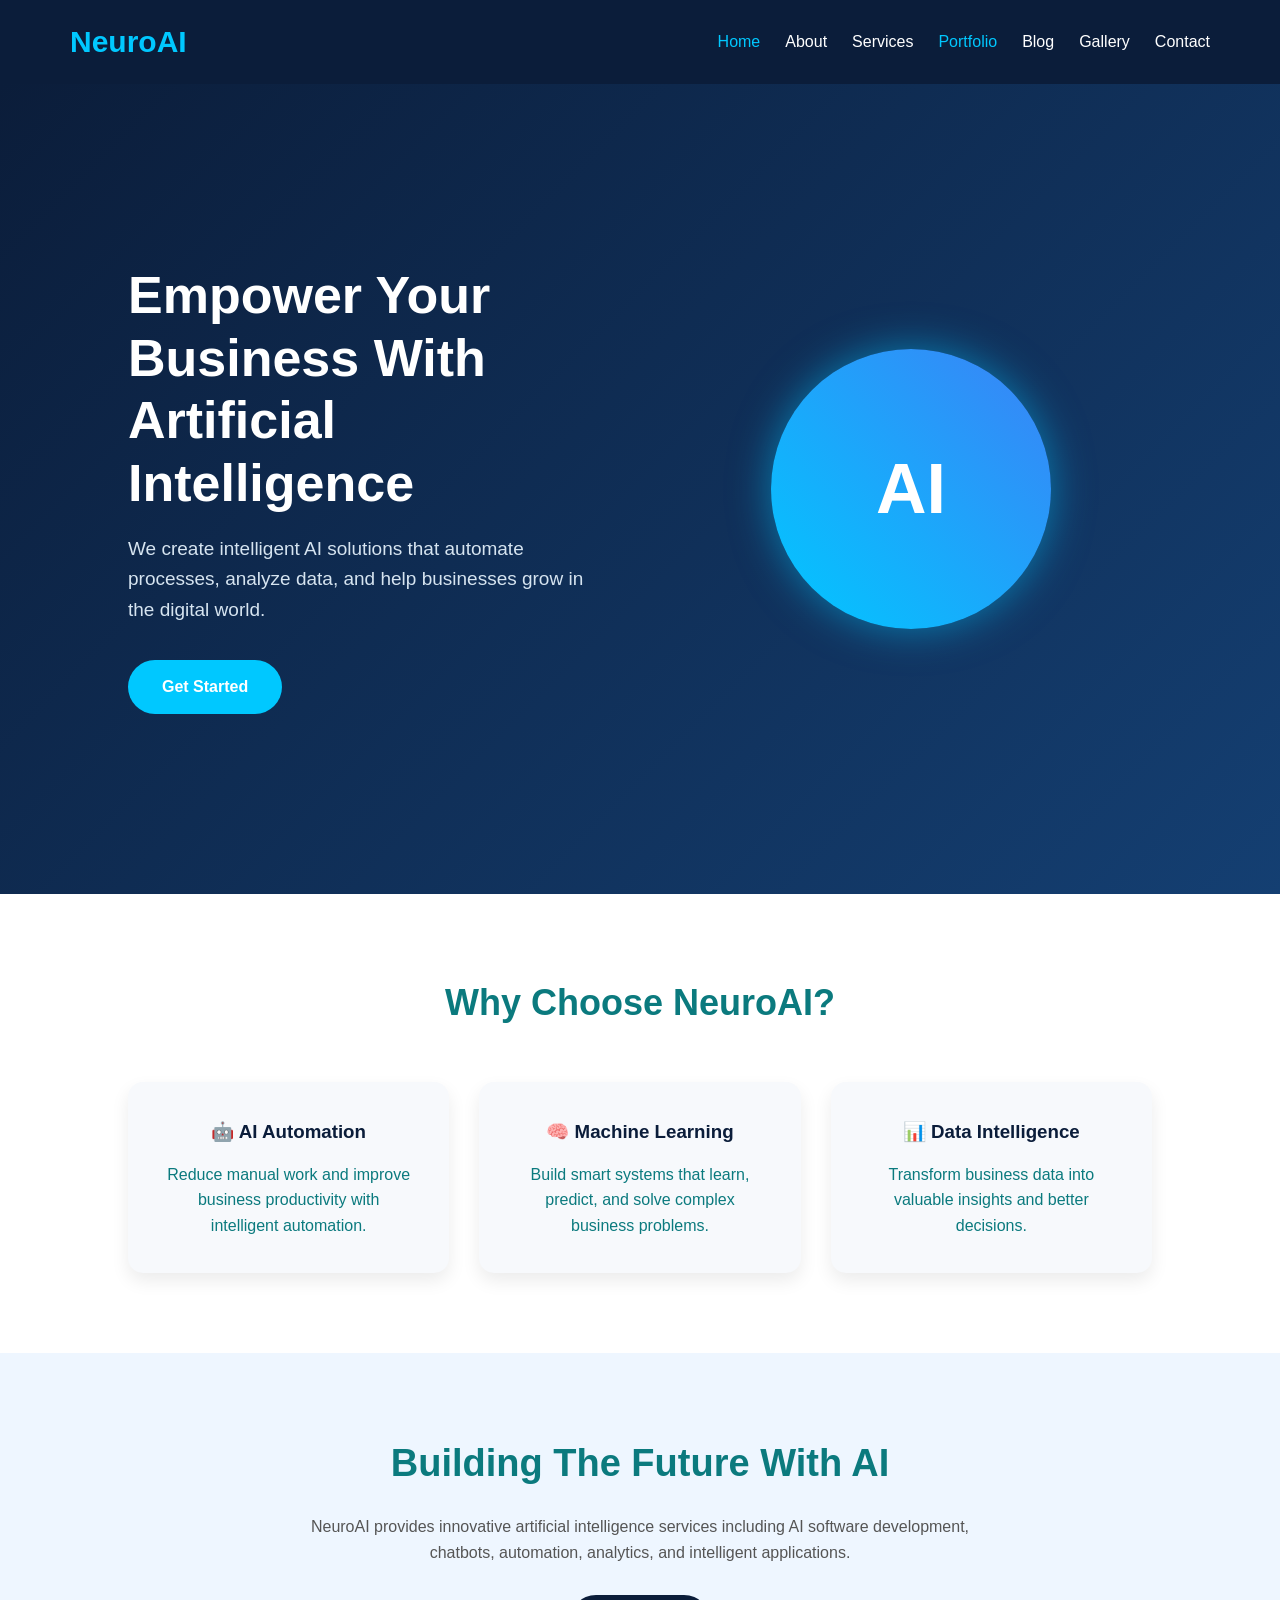
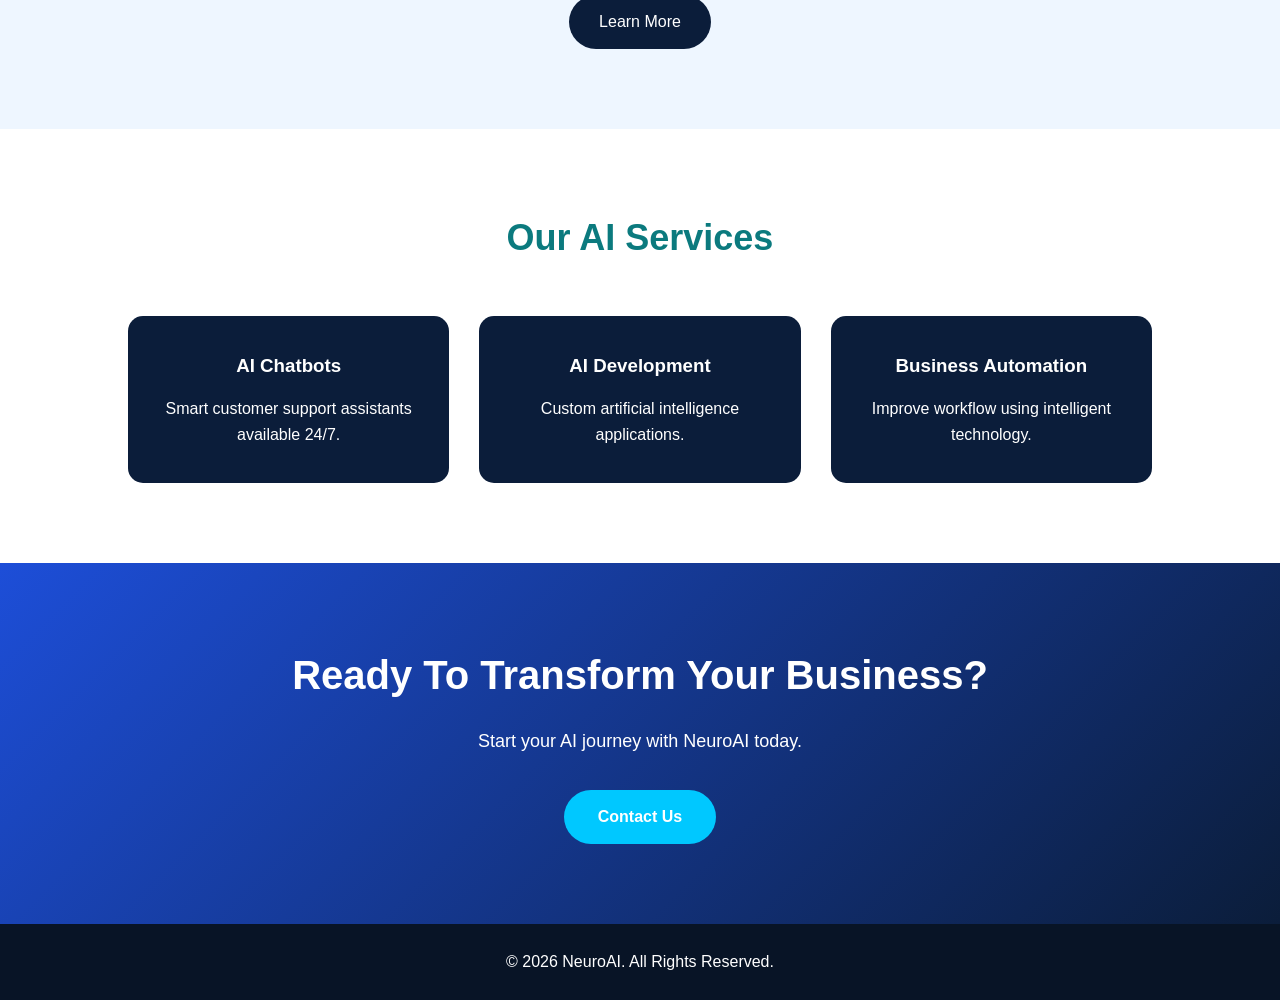
<file: index.html>
<!DOCTYPE html>
<html lang="en">

<head>

    <meta charset="UTF-8">
    <meta name="viewport" content="width=device-width, initial-scale=1.0">

    <title>NeuroAI - AI Business Solutions</title>

    <link rel="stylesheet" href="css/style.css">

</head>


<body>


<header>

    <nav>

        <h1 class="logo">
            NeuroAI
        </h1>


        <ul>

            <li>
                <a class="active" href="index.html">Home</a>
            </li>

            <li>
                <a href="about.html">About</a>
            </li>

            <li>
                <a href="services.html">Services</a>
            </li>

             <li>
                <a href="portfolio.html" class="active">Portfolio</a>
            </li>

            <li>
                <a href="blog.html">Blog</a>
            </li>

            <li>
                <a href="gallery.html">Gallery</a>
            </li>

            <li>
                <a href="contact.html">Contact</a>
            </li>

        </ul>

    </nav>

</header>







<section class="hero-home">


    <div class="hero-text">


        <h2>
            Empower Your Business With Artificial Intelligence
        </h2>


        <p>
            We create intelligent AI solutions that automate
            processes, analyze data, and help businesses grow
            in the digital world.
        </p>


        <a href="contact.html" class="btn">
            Get Started
        </a>


    </div>





    <div class="hero-ai">


        <div class="ai-circle">
            AI
        </div>


    </div>



</section>







<section class="features">


    <h2>
        Why Choose NeuroAI?
    </h2>



    <div class="feature-grid">


        <div class="feature-card">

            <h3>
                🤖 AI Automation
            </h3>

            <p>
                Reduce manual work and improve business
                productivity with intelligent automation.
            </p>

        </div>




        <div class="feature-card">

            <h3>
                🧠 Machine Learning
            </h3>

            <p>
                Build smart systems that learn, predict,
                and solve complex business problems.
            </p>

        </div>




        <div class="feature-card">

            <h3>
                📊 Data Intelligence
            </h3>

            <p>
                Transform business data into valuable
                insights and better decisions.
            </p>

        </div>



    </div>


</section>







<section class="about-home">


    <h2>
        Building The Future With AI
    </h2>


    <p>
        NeuroAI provides innovative artificial intelligence
        services including AI software development, chatbots,
        automation, analytics, and intelligent applications.
    </p>


    <a href="about.html">
        Learn More
    </a>


</section>







<section class="services-home">


    <h2>
        Our AI Services
    </h2>




    <div class="service-grid">


        <div>

            <h3>
                AI Chatbots
            </h3>

            <p>
                Smart customer support assistants available 24/7.
            </p>

        </div>




        <div>

            <h3>
                AI Development
            </h3>

            <p>
                Custom artificial intelligence applications.
            </p>

        </div>




        <div>

            <h3>
                Business Automation
            </h3>

            <p>
                Improve workflow using intelligent technology.
            </p>

        </div>


    </div>


</section>







<section class="cta">


    <h2>
        Ready To Transform Your Business?
    </h2>


    <p>
        Start your AI journey with NeuroAI today.
    </p>


    <a href="contact.html">
        Contact Us
    </a>


</section>







<footer>

    <p>
        © 2026 NeuroAI. All Rights Reserved.
    </p>

</footer>



</body>

</html>
</file>
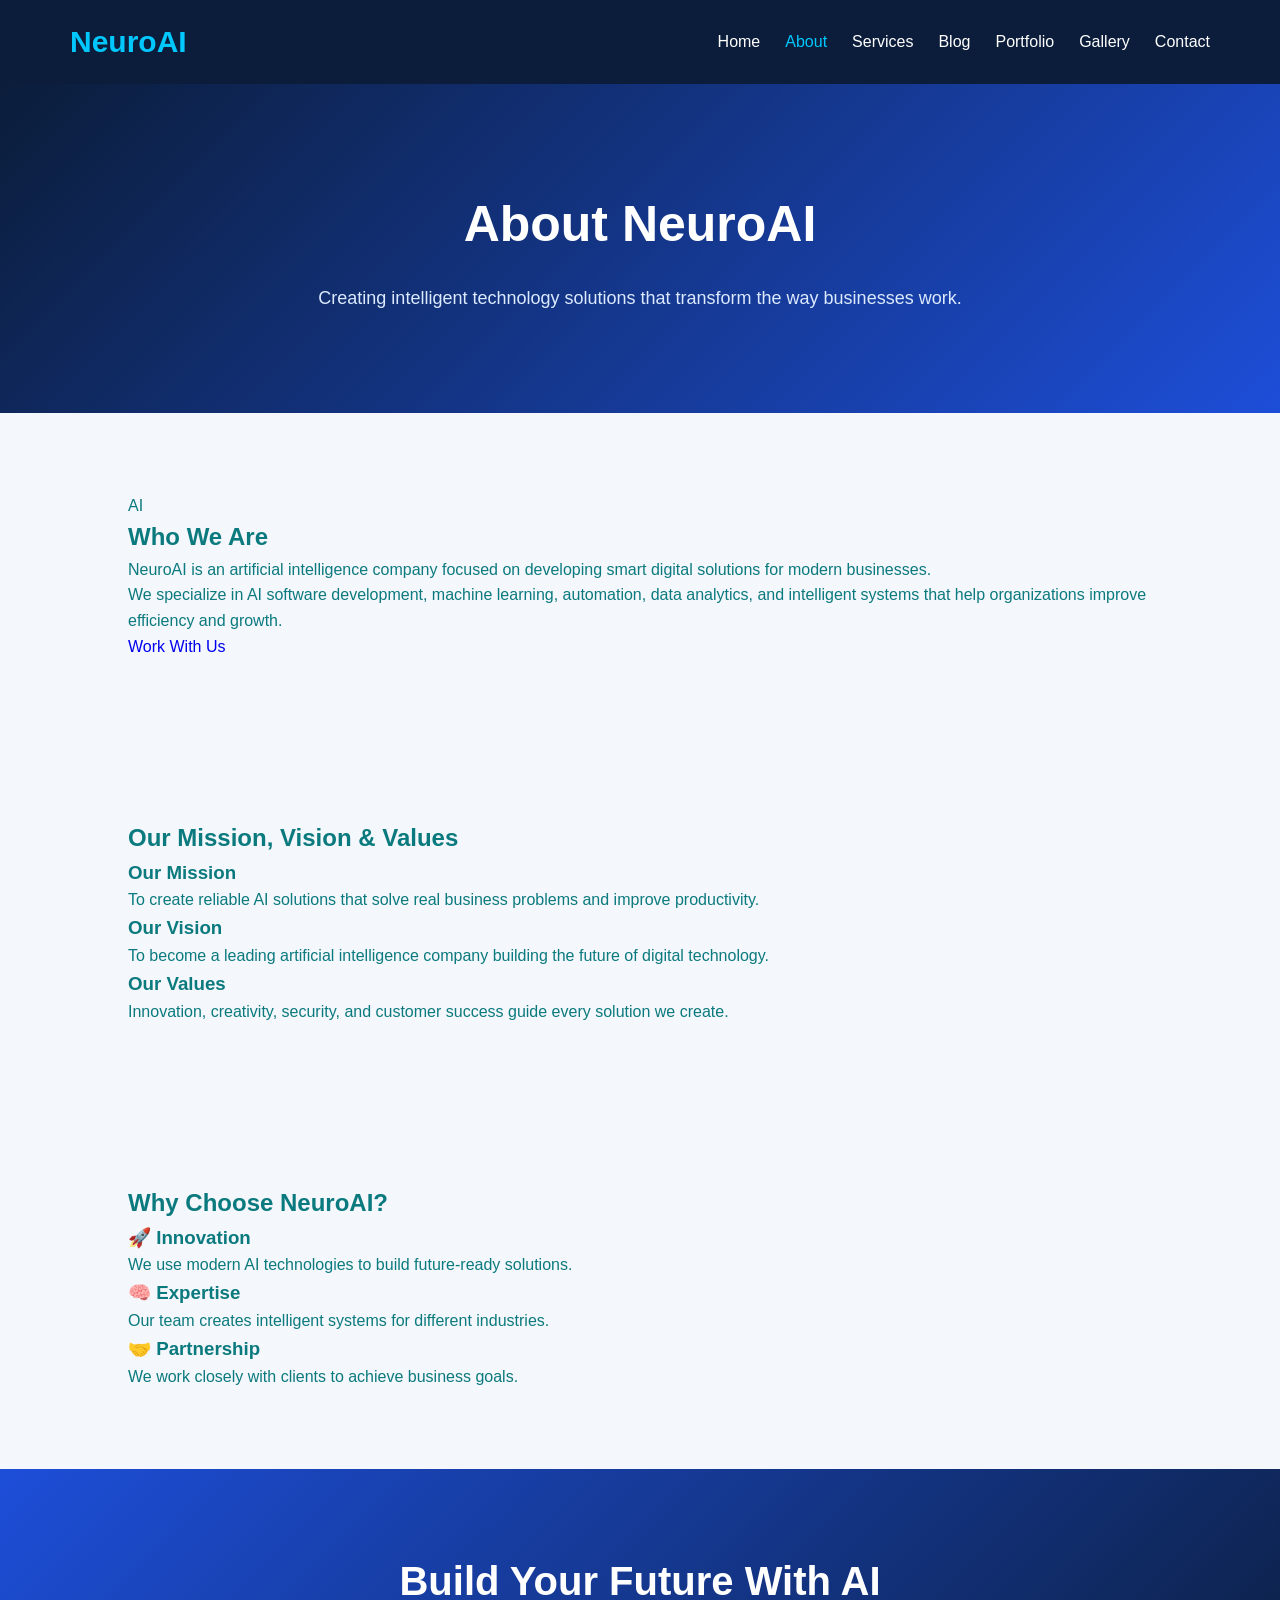
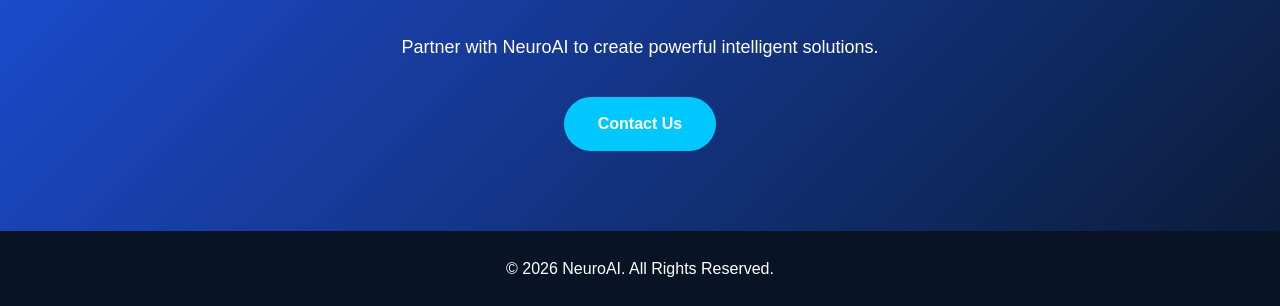
<file: about.html>
<!DOCTYPE html>
<html lang="en">

<head>
    <meta charset="UTF-8">
    <meta name="viewport" content="width=device-width, initial-scale=1.0">

    <title>NeuroAI - About Us</title>

    <link rel="stylesheet" href="css/style.css">
</head>


<body>


<header>

    <nav>

        <h1 class="logo">
            NeuroAI
        </h1>


        <ul>

            <li>
                <a href="index.html">Home</a>
            </li>

            <li>
                <a class="active" href="about.html">About</a>
            </li>

            <li>
                <a href="services.html">Services</a>
            </li>

            <li>
                <a href="blog.html">Blog</a>
            </li>

            <li>
                <a href="portfolio.html">Portfolio</a>
            </li>

            <li>
                <a href="gallery.html">Gallery</a>
            </li>

            <li>
                <a href="contact.html">Contact</a>
            </li>

        </ul>


    </nav>

</header>




<section class="hero">

    <h2>
        About NeuroAI
    </h2>

    <p>
        Creating intelligent technology solutions that transform
        the way businesses work.
    </p>

</section>





<section class="about-section">


    <div class="about-image">

        <div class="ai-logo">
            AI
        </div>

    </div>



    <div class="about-content">

        <h2>
            Who We Are
        </h2>


        <p>
            NeuroAI is an artificial intelligence company focused on
            developing smart digital solutions for modern businesses.
        </p>


        <p>
            We specialize in AI software development, machine learning,
            automation, data analytics, and intelligent systems that
            help organizations improve efficiency and growth.
        </p>


        <a href="contact.html">
            Work With Us
        </a>


    </div>


</section>





<section class="mission-section">


    <h2>
        Our Mission, Vision & Values
    </h2>



    <div class="mission-grid">


        <div class="mission-card">

            <h3>
                Our Mission
            </h3>

            <p>
                To create reliable AI solutions that solve real
                business problems and improve productivity.
            </p>

        </div>




        <div class="mission-card">

            <h3>
                Our Vision
            </h3>

            <p>
                To become a leading artificial intelligence company
                building the future of digital technology.
            </p>

        </div>




        <div class="mission-card">

            <h3>
                Our Values
            </h3>

            <p>
                Innovation, creativity, security, and customer
                success guide every solution we create.
            </p>

        </div>



    </div>


</section>





<section class="team-section">


    <h2>
        Why Choose NeuroAI?
    </h2>


    <div class="team-grid">


        <div>
            <h3>
                🚀 Innovation
            </h3>

            <p>
                We use modern AI technologies to build future-ready solutions.
            </p>
        </div>



        <div>
            <h3>
                🧠 Expertise
            </h3>

            <p>
                Our team creates intelligent systems for different industries.
            </p>
        </div>



        <div>
            <h3>
                🤝 Partnership
            </h3>

            <p>
                We work closely with clients to achieve business goals.
            </p>
        </div>


    </div>


</section>





<section class="cta">

    <h2>
        Build Your Future With AI
    </h2>

    <p>
        Partner with NeuroAI to create powerful intelligent solutions.
    </p>


    <a href="contact.html">
        Contact Us
    </a>

</section>





<footer>

    <p>
        © 2026 NeuroAI. All Rights Reserved.
    </p>

</footer>



</body>

</html>
</file>
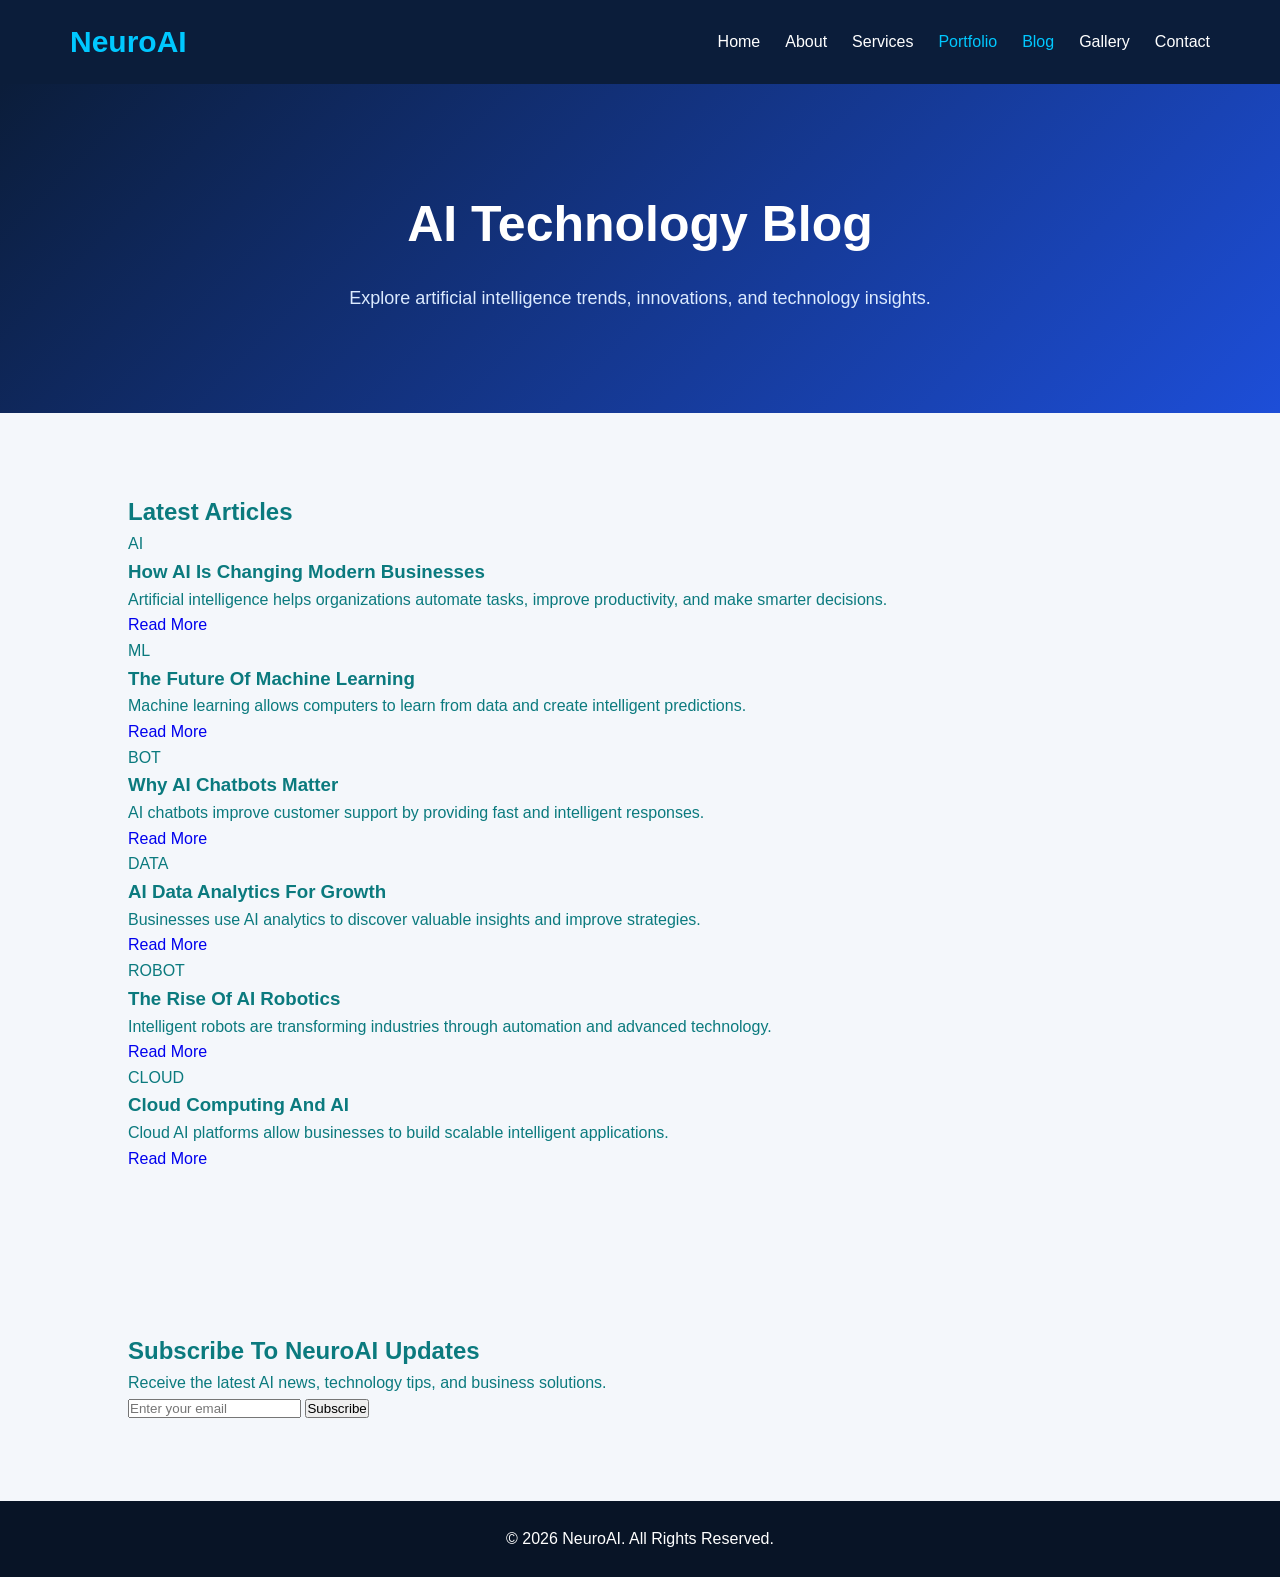
<file: blog.html>
<!DOCTYPE html>
<html lang="en">

<head>

    <meta charset="UTF-8">
    <meta name="viewport" content="width=device-width, initial-scale=1.0">

    <title>NeuroAI - Blog</title>

    <link rel="stylesheet" href="css/style.css">

</head>


<body>


<header>

    <nav>

        <h1 class="logo">
            NeuroAI
        </h1>


        <ul>

            <li>
                <a href="index.html">Home</a>
            </li>

            <li>
                <a href="about.html">About</a>
            </li>

            <li>
                <a href="services.html">Services</a>
            </li>

             <li>
                <a href="portfolio.html" class="active">Portfolio</a>
            </li>

            <li>
                <a class="active" href="blog.html">Blog</a>
            </li>


            <li>
                <a href="gallery.html">Gallery</a>
            </li>

            <li>
                <a href="contact.html">Contact</a>
            </li>

        </ul>


    </nav>

</header>





<section class="hero">

    <h2>
        AI Technology Blog
    </h2>

    <p>
        Explore artificial intelligence trends, innovations,
        and technology insights.
    </p>

</section>





<section class="blog-section">


    <h2>
        Latest Articles
    </h2>



    <div class="blog-grid">



        <article class="blog-card">


            <div class="blog-image">
                AI
            </div>


            <div class="blog-content">

                <h3>
                    How AI Is Changing Modern Businesses
                </h3>


                <p>
                    Artificial intelligence helps organizations
                    automate tasks, improve productivity, and
                    make smarter decisions.
                </p>


                <a href="#">
                    Read More
                </a>


            </div>


        </article>





        <article class="blog-card">


            <div class="blog-image">
                ML
            </div>


            <div class="blog-content">


                <h3>
                    The Future Of Machine Learning
                </h3>


                <p>
                    Machine learning allows computers to learn
                    from data and create intelligent predictions.
                </p>


                <a href="#">
                    Read More
                </a>


            </div>


        </article>





        <article class="blog-card">


            <div class="blog-image">
                BOT
            </div>


            <div class="blog-content">


                <h3>
                    Why AI Chatbots Matter
                </h3>


                <p>
                    AI chatbots improve customer support by
                    providing fast and intelligent responses.
                </p>


                <a href="#">
                    Read More
                </a>


            </div>


        </article>





        <article class="blog-card">


            <div class="blog-image">
                DATA
            </div>


            <div class="blog-content">


                <h3>
                    AI Data Analytics For Growth
                </h3>


                <p>
                    Businesses use AI analytics to discover
                    valuable insights and improve strategies.
                </p>


                <a href="#">
                    Read More
                </a>


            </div>


        </article>





        <article class="blog-card">


            <div class="blog-image">
                ROBOT
            </div>


            <div class="blog-content">


                <h3>
                    The Rise Of AI Robotics
                </h3>


                <p>
                    Intelligent robots are transforming industries
                    through automation and advanced technology.
                </p>


                <a href="#">
                    Read More
                </a>


            </div>


        </article>





        <article class="blog-card">


            <div class="blog-image">
                CLOUD
            </div>


            <div class="blog-content">


                <h3>
                    Cloud Computing And AI
                </h3>


                <p>
                    Cloud AI platforms allow businesses to build
                    scalable intelligent applications.
                </p>


                <a href="#">
                    Read More
                </a>


            </div>


        </article>


    </div>


</section>






<section class="newsletter">


    <h2>
        Subscribe To NeuroAI Updates
    </h2>


    <p>
        Receive the latest AI news, technology tips,
        and business solutions.
    </p>



    <form>

        <input 
        type="email" 
        placeholder="Enter your email">


        <button>
            Subscribe
        </button>


    </form>


</section>






<footer>

    <p>
        © 2026 NeuroAI. All Rights Reserved.
    </p>

</footer>



</body>

</html>
</file>
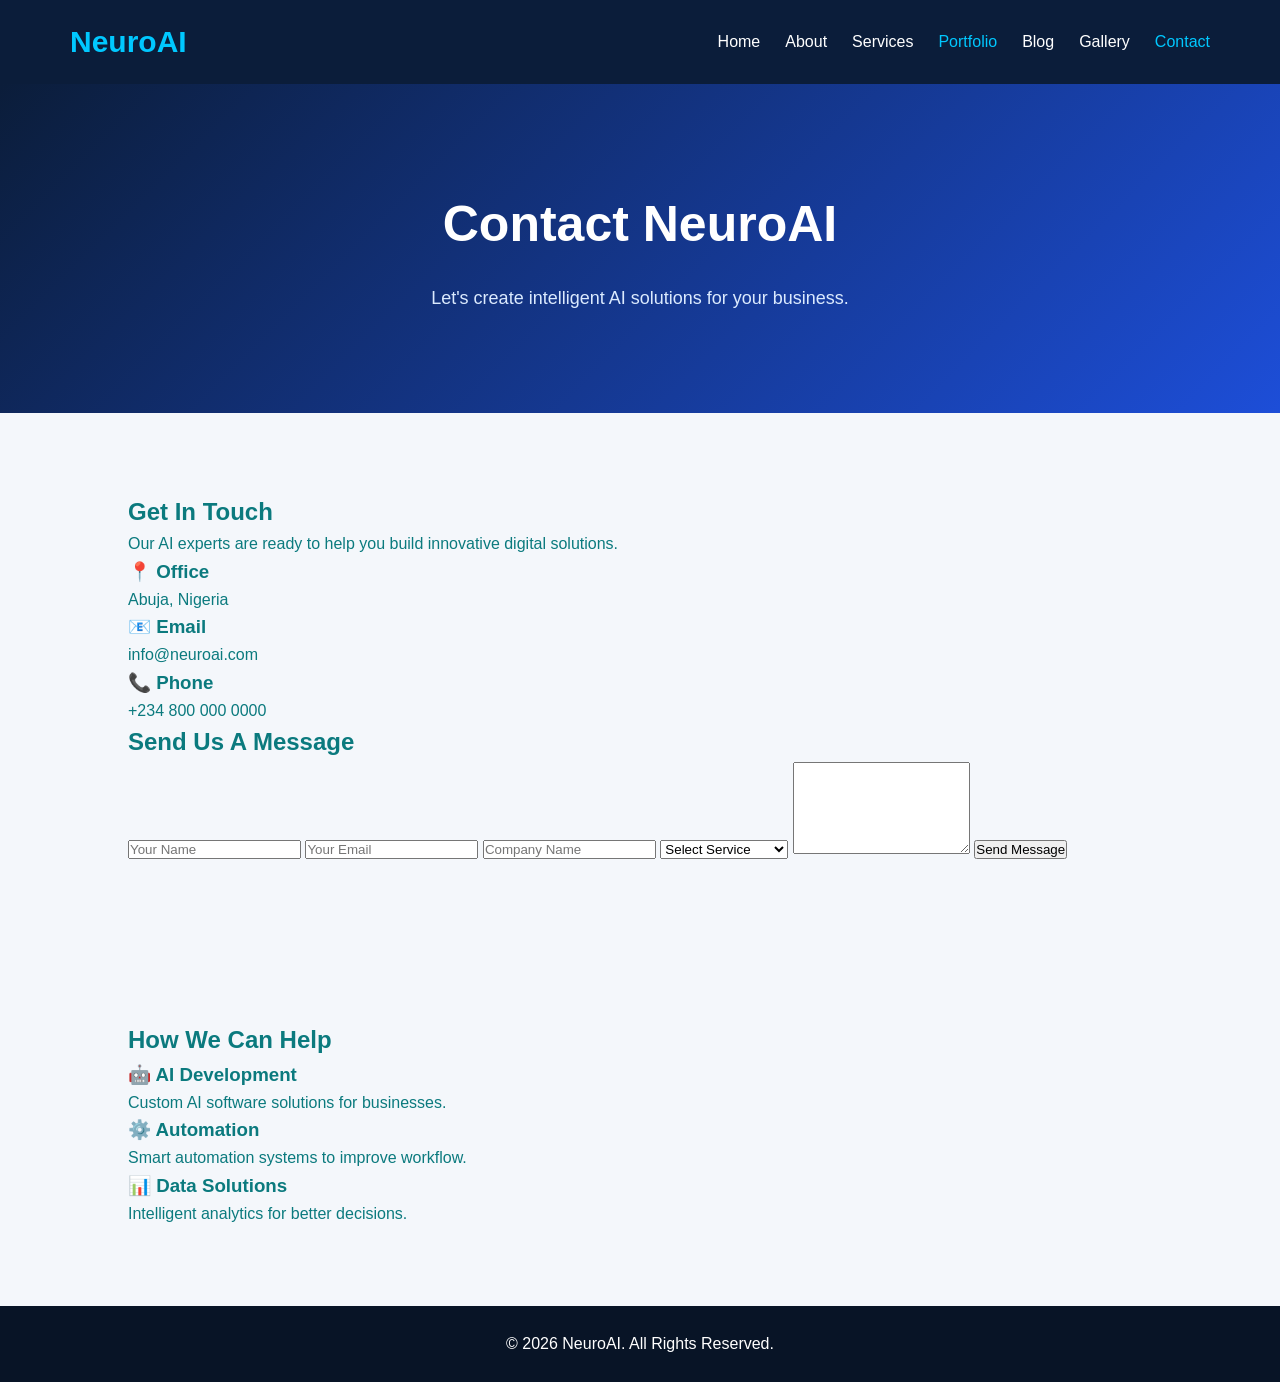
<file: contact.html>
<!DOCTYPE html>
<html lang="en">

<head>

    <meta charset="UTF-8">
    <meta name="viewport" content="width=device-width, initial-scale=1.0">

    <title>NeuroAI - Contact</title>

    <link rel="stylesheet" href="css/style.css">

</head>


<body>


<header>

    <nav>

        <h1 class="logo">
            NeuroAI
        </h1>


        <ul>

            <li>
                <a href="index.html">Home</a>
            </li>

            <li>
                <a href="about.html">About</a>
            </li>

            <li>
                <a href="services.html">Services</a>
            </li>

             <li>
                <a href="portfolio.html" class="active">Portfolio</a>
            </li>

            <li>
                <a href="blog.html">Blog</a>
            </li>

            <li>
                <a href="gallery.html">Gallery</a>
            </li>

            <li>
                <a class="active" href="contact.html">Contact</a>
            </li>

        </ul>

    </nav>

</header>





<section class="hero">

    <h2>
        Contact NeuroAI
    </h2>


    <p>
        Let's create intelligent AI solutions
        for your business.
    </p>

</section>






<section class="contact-section">



    <div class="contact-info">


        <h2>
            Get In Touch
        </h2>


        <p>
            Our AI experts are ready to help you
            build innovative digital solutions.
        </p>



        <div class="contact-box">

            <h3>
                📍 Office
            </h3>

            <p>
                Abuja, Nigeria
            </p>

        </div>



        <div class="contact-box">

            <h3>
                📧 Email
            </h3>

            <p>
                info@neuroai.com
            </p>

        </div>




        <div class="contact-box">

            <h3>
                📞 Phone
            </h3>

            <p>
                +234 800 000 0000
            </p>

        </div>



    </div>





    <div class="contact-form">


        <h2>
            Send Us A Message
        </h2>



        <form>


            <input 
            type="text"
            placeholder="Your Name"
            required>



            <input 
            type="email"
            placeholder="Your Email"
            required>




            <input 
            type="text"
            placeholder="Company Name">





            <select>

                <option>
                    Select Service
                </option>

                <option>
                    AI Chatbot
                </option>

                <option>
                    Machine Learning
                </option>

                <option>
                    AI Automation
                </option>

                <option>
                    Data Analytics
                </option>

            </select>





            <textarea 
            rows="6"
            placeholder="Your Message">
            </textarea>




            <button type="submit">
                Send Message
            </button>



        </form>


    </div>



</section>







<section class="contact-services">


    <h2>
        How We Can Help
    </h2>



    <div class="help-grid">


        <div>

            <h3>
                🤖 AI Development
            </h3>

            <p>
                Custom AI software solutions for businesses.
            </p>

        </div>




        <div>

            <h3>
                ⚙️ Automation
            </h3>

            <p>
                Smart automation systems to improve workflow.
            </p>

        </div>





        <div>

            <h3>
                📊 Data Solutions
            </h3>

            <p>
                Intelligent analytics for better decisions.
            </p>

        </div>


    </div>


</section>






<footer>

    <p>
        © 2026 NeuroAI. All Rights Reserved.
    </p>

</footer>



</body>

</html>
</file>
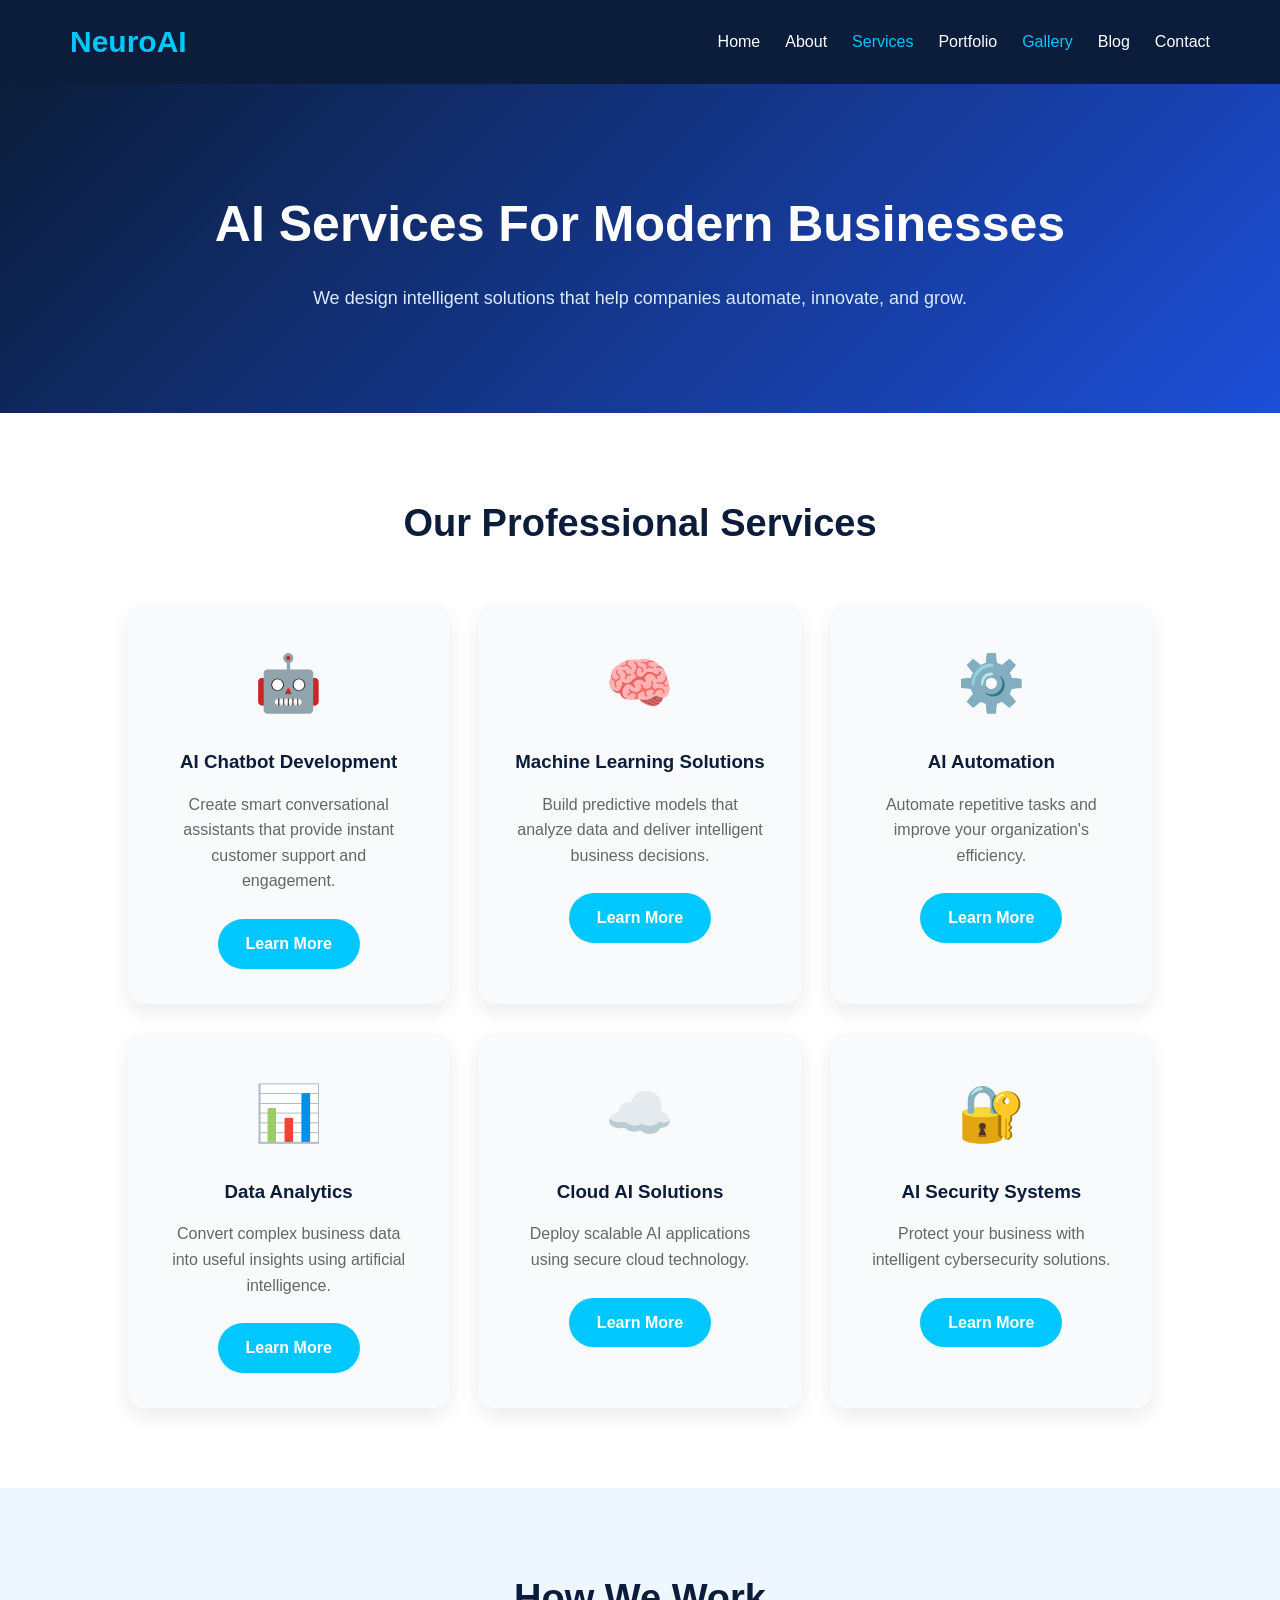
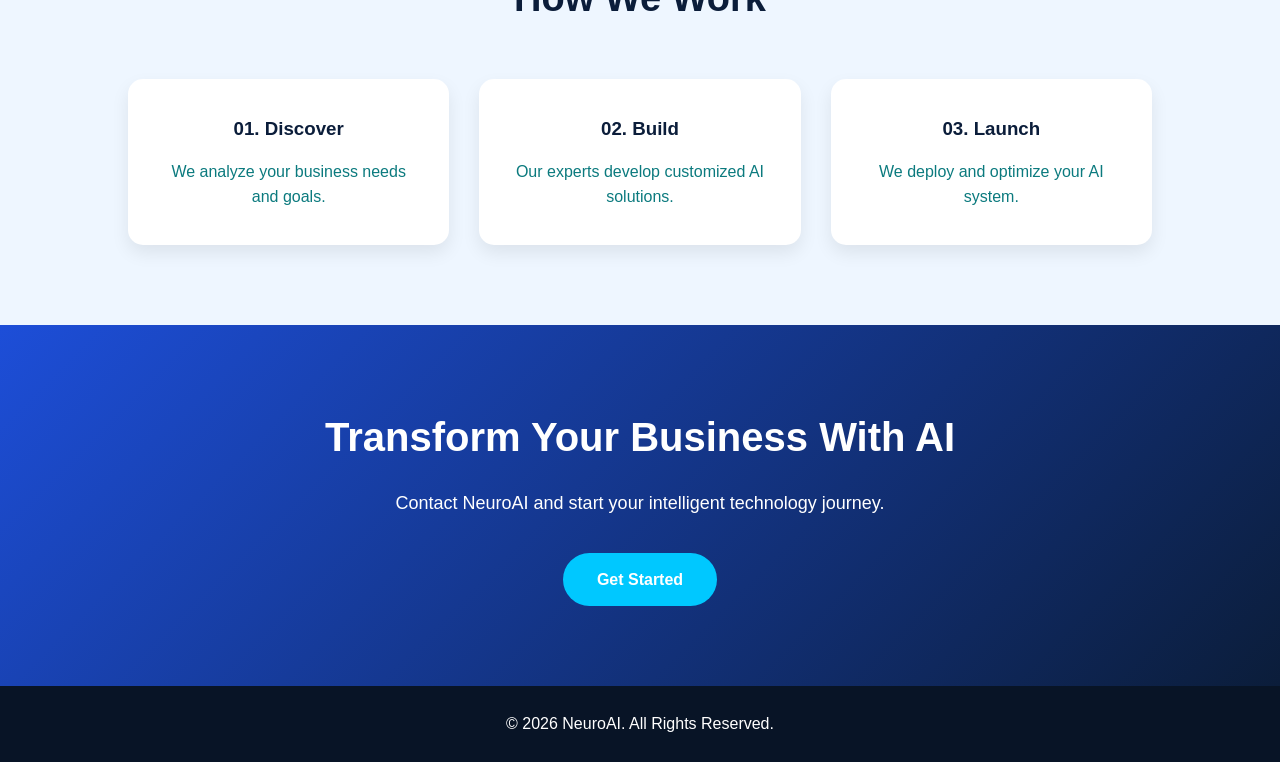
<file: services.html>
<!DOCTYPE html>
<html lang="en">

<head>

    <meta charset="UTF-8">
    <meta name="viewport" content="width=device-width, initial-scale=1.0">

    <title>NeuroAI - Services</title>
    <link rel="stylesheet" href="css/style.css">

</head>


<body>


<header>

    <nav>

        <h1 class="logo">
            NeuroAI
        </h1>


        <ul>

            <li>
                <a href="index.html">Home</a>
            </li>

            <li>
                <a href="about.html">About</a>
            </li>

            <li>
                <a class="active" href="services.html">Services</a>
            </li>

            <li>
                <a href="portfolio.html">Portfolio</a>
            </li>

            <li>
                <a class="active" href="gallery.html">Gallery</a>
            </li>


            <li>
                <a href="blog.html">Blog</a>
            </li>

            <li>
                <a href="contact.html">Contact</a>
            </li>

        </ul>


    </nav>

</header>






<section class="hero">

    <h2>
        AI Services For Modern Businesses
    </h2>


    <p>
        We design intelligent solutions that help companies
        automate, innovate, and grow.
    </p>


</section>







<section class="services-section">


    <h2>
        Our Professional Services
    </h2>




    <div class="services-grid">





        <div class="service-card">


            <div class="service-icon">
                🤖
            </div>


            <h3>
                AI Chatbot Development
            </h3>


            <p>
                Create smart conversational assistants that
                provide instant customer support and engagement.
            </p>


            <a href="#">
                Learn More
            </a>


        </div>







        <div class="service-card">


            <div class="service-icon">
                🧠
            </div>


            <h3>
                Machine Learning Solutions
            </h3>


            <p>
                Build predictive models that analyze data and
                deliver intelligent business decisions.
            </p>


            <a href="#">
                Learn More
            </a>


        </div>







        <div class="service-card">


            <div class="service-icon">
                ⚙️
            </div>


            <h3>
                AI Automation
            </h3>


            <p>
                Automate repetitive tasks and improve your
                organization's efficiency.
            </p>


            <a href="#">
                Learn More
            </a>


        </div>







        <div class="service-card">


            <div class="service-icon">
                📊
            </div>


            <h3>
                Data Analytics
            </h3>


            <p>
                Convert complex business data into useful
                insights using artificial intelligence.
            </p>


            <a href="#">
                Learn More
            </a>


        </div>
        <div class="service-card">


            <div class="service-icon">
                ☁️
            </div>


            <h3>
                Cloud AI Solutions
            </h3>


            <p>
                Deploy scalable AI applications using secure
                cloud technology.
            </p>


            <a href="#">
                Learn More
            </a>


        </div>







        <div class="service-card">


            <div class="service-icon">
                🔐
            </div>


            <h3>
                AI Security Systems
            </h3>


            <p>
                Protect your business with intelligent
                cybersecurity solutions.
            </p>


            <a href="#">
                Learn More
            </a>


        </div>



    </div>


</section>







<section class="process">


    <h2>
        How We Work
    </h2>




    <div class="process-grid">


        <div>

            <h3>
                01. Discover
            </h3>

            <p>
                We analyze your business needs and goals.
            </p>

        </div>




        <div>

            <h3>
                02. Build
            </h3>

            <p>
                Our experts develop customized AI solutions.
            </p>

        </div>




        <div>

            <h3>
                03. Launch
            </h3>

            <p>
                We deploy and optimize your AI system.
            </p>

        </div>



    </div>


</section>







<section class="cta">

    <h2>
        Transform Your Business With AI
    </h2>


    <p>
        Contact NeuroAI and start your intelligent technology journey.
    </p>


    <a href="contact.html">
        Get Started
    </a>


</section>







<footer>

    <p>
        © 2026 NeuroAI. All Rights Reserved.
    </p>

</footer>



</body>

</html>
</file>
<file: css/style.css>
/* ==========================
   GLOBAL STYLES
========================== */

* {
    margin: 0;
    padding: 0;
    box-sizing: border-box;
}

body {
    font-family: Arial, Helvetica, sans-serif;
    line-height: 1.6;
    color: #0b7a7e;
    background: #f4f7fb;
}

a {
    text-decoration: none;
    transition: 0.3s;
}

img {
    max-width: 100%;
}

section {
    padding: 80px 10%;
}

/* ==========================
   HEADER
========================== */

header {
    background: #0b1d3a;
    position: sticky;
    top: 0;
    z-index: 1000;
}

nav {
    max-width: 1200px;
    margin: auto;
    padding: 18px 30px;

    display: flex;
    justify-content: space-between;
    align-items: center;
}

.logo {
    color: #00c8ff;
    font-size: 30px;
    font-weight: bold;
}

nav ul {
    display: flex;
    list-style: none;
    gap: 25px;
}

nav ul li a {
    color: white;
    font-weight: 500;
}

nav ul li a:hover,
nav ul li a.active {
    color: #00c8ff;
}

/* ==========================
   HERO SECTION
========================== */

.hero-home {
    min-height: 90vh;
    display: flex;
    justify-content: space-between;
    align-items: center;
    gap: 60px;

    background: linear-gradient(135deg, #0b1d3a, #143f72);
    color: white;
}

.hero-text {
    flex: 1;
}

.hero-text h2 {
    font-size: 52px;
    margin-bottom: 20px;
    line-height: 1.2;
}

.hero-text p {
    font-size: 19px;
    max-width: 600px;
    margin-bottom: 35px;
    color: #d6e4f0;
}

.btn {
    display: inline-block;
    background: #00c8ff;
    color: white;
    padding: 14px 34px;
    border-radius: 30px;
    font-weight: bold;
}

.btn:hover {
    background: #009cc8;
}

/* AI Circle */

.hero-ai {
    flex: 1;
    display: flex;
    justify-content: center;
}

.ai-circle {
    width: 280px;
    height: 280px;
    border-radius: 50%;
    background: linear-gradient(45deg, #00c8ff, #3b82f6);

    display: flex;
    justify-content: center;
    align-items: center;

    font-size: 70px;
    font-weight: bold;
    color: white;

    box-shadow: 0 0 40px rgba(0,200,255,0.5);

    animation: float 3s ease-in-out infinite;
}

@keyframes float {

    0% {
        transform: translateY(0);
    }

    50% {
        transform: translateY(-12px);
    }

    100% {
        transform: translateY(0);
    }

}

/* ==========================
   FEATURES
========================== */

.features {
    text-align: center;
    background: white;
}

.features h2 {
    font-size: 36px;
    margin-bottom: 50px;
}

.feature-grid {
    display: grid;
    grid-template-columns: repeat(3, 1fr);
    gap: 30px;
}

.feature-card {
    background: #f7f9fc;
    padding: 35px;
    border-radius: 15px;
    transition: .3s;
    box-shadow: 0 8px 18px rgba(0,0,0,.08);
}

.feature-card:hover {
    transform: translateY(-10px);
}

.feature-card h3 {
    margin-bottom: 15px;
    color: #0b1d3a;
}

/* ==========================
   ABOUT
========================== */

.about-home {
    background: #eef6ff;
    text-align: center;
}

.about-home h2 {
    font-size: 38px;
    margin-bottom: 20px;
}

.about-home p {
    max-width: 700px;
    margin: auto;
    margin-bottom: 30px;
    color: #555;
}

.about-home a {
    display: inline-block;
    background: #0b1d3a;
    color: white;
    padding: 14px 30px;
    border-radius: 30px;
}

.about-home a:hover {
    background: #143f72;
}

/* ==========================
   SERVICES
========================== */

.services-home {
    text-align: center;
    background: white;
}

.services-home h2 {
    font-size: 36px;
    margin-bottom: 50px;
}

.service-grid {
    display: grid;
    grid-template-columns: repeat(3, 1fr);
    gap: 30px;
}

.service-grid div {
    background: #0b1d3a;
    color: white;
    padding: 35px;
    border-radius: 15px;
    transition: .3s;
}

.service-grid div:hover {
    background: #143f72;
    transform: translateY(-8px);
}

.service-grid h3 {
    margin-bottom: 15px;
}

/* ==========================
   CTA
========================== */

.cta {
    text-align: center;
    background: linear-gradient(135deg, #143f72, #0b1d3a);
    color: white;
}

.cta h2 {
    font-size: 40px;
    margin-bottom: 20px;
}

.cta p {
    margin-bottom: 35px;
    font-size: 18px;
}

.cta a {
    display: inline-block;
    background: #00c8ff;
    color: white;
    padding: 15px 35px;
    border-radius: 30px;
    font-weight: bold;
}

.cta a:hover {
    background: white;
    color: #0b1d3a;
}

/* ==========================
   FOOTER
========================== */

footer {
    background: #081426;
    color: white;
    text-align: center;
    padding: 25px;
}

/* ==========================
   RESPONSIVE DESIGN
========================== */

@media (max-width: 992px) {

    .hero-home {
        flex-direction: column;
        text-align: center;
    }

    .hero-text p {
        margin: 20px auto 35px;
    }

    .feature-grid,
    .service-grid {
        grid-template-columns: repeat(2, 1fr);
    }

}

@media (max-width: 768px) {

    nav {
        flex-direction: column;
        gap: 20px;
    }

    nav ul {
        flex-wrap: wrap;
        justify-content: center;
    }

    .hero-text h2 {
        font-size: 38px;
    }

    .feature-grid,
    .service-grid {
        grid-template-columns: 1fr;
    }

    .ai-circle {
        width: 220px;
        height: 220px;
        font-size: 55px;
    }

    section {
        padding: 60px 8%;
    }

}

@media (max-width: 480px) {

    .hero-text h2 {
        font-size: 30px;
    }

    .features h2,
    .services-home h2,      
    .about-home h2,
    .cta h2 {
        font-size: 28px;
    }

    .btn,
    .about-home a,
    .cta a {
        padding: 12px 24px;
    }

}
/* ==========================
   HERO
========================== */

.hero {
    background: linear-gradient(135deg, #0b1d3a, #1d4ed8);
    color: white;
    text-align: center;
    padding: 100px 10%;
}

.hero h2 {
    font-size: 50px;
    margin-bottom: 20px;
}

.hero p {
    max-width: 700px;
    margin: auto;
    font-size: 18px;
    color: #dbeafe;
}

/* ==========================
   SERVICES
========================== */

.services-section {
    background: white;
    text-align: center;
}

.services-section h2 {
    font-size: 38px;
    color: #0b1d3a;
    margin-bottom: 50px;
}

.services-grid {
    display: grid;
    grid-template-columns: repeat(auto-fit, minmax(300px, 1fr));
    gap: 30px;
}

.service-card {
    background: #f8fafc;
    border-radius: 15px;
    padding: 35px;
    box-shadow: 0 8px 20px rgba(0,0,0,0.08);
    transition: 0.3s;
}

.service-card:hover {
    transform: translateY(-10px);
    box-shadow: 0 18px 35px rgba(0,0,0,0.15);
}

.service-icon {
    font-size: 55px;
    margin-bottom: 20px;
}

.service-card h3 {
    color: #0b1d3a;
    margin-bottom: 15px;
}

.service-card p {
    color: #666;
    margin-bottom: 25px;
}

.service-card a {
    display: inline-block;
    background: #00c8ff;
    color: white;
    padding: 12px 28px;
    border-radius: 30px;
    font-weight: bold;
}

.service-card a:hover {
    background: #009cc8;
}

/* ==========================
   PROCESS
========================== */

.process {
    background: #eef6ff;
    text-align: center;
}

.process h2 {
    font-size: 38px;
    color: #0b1d3a;
    margin-bottom: 50px;
}

.process-grid {
    display: grid;
    grid-template-columns: repeat(3, 1fr);
    gap: 30px;
}

.process-grid div {
    background: white;
    padding: 35px;
    border-radius: 15px;
    box-shadow: 0 8px 18px rgba(0,0,0,.08);
    transition: .3s;
}

.process-grid div:hover {
    transform: translateY(-8px);
}

.process-grid h3 {
    color: #0b1d3a;
    margin-bottom: 15px;
}

/* ==========================
   CTA
========================== */

.cta {
    background: linear-gradient(135deg, #1d4ed8, #0b1d3a);
    color: white;
    text-align: center;
}

.cta h2 {
    font-size: 40px;
    margin-bottom: 20px;
}

.cta p {
    font-size: 18px;
    margin-bottom: 35px;
}

.cta a {
    display: inline-block;
    background: #00c8ff;
    color: white;
    padding: 14px 34px;
    border-radius: 30px;
    font-weight: bold;
}

.cta a:hover {
    background: white;
    color: #0b1d3a;
}

/* ==========================
   FOOTER
========================== */

footer {
    background: #081426;
    color: white;
    text-align: center;
    padding: 25px;
}

/* ==========================
   RESPONSIVE
========================== */

@media (max-width: 992px) {

    .process-grid {
        grid-template-columns: repeat(2, 1fr);
    }

}

@media (max-width: 768px) {

    nav {
        flex-direction: column;
        gap: 20px;
    }

    nav ul {
        flex-wrap: wrap;
        justify-content: center;
    }

    .hero h2 {
        font-size: 36px;
    }

    .services-section h2,
    .process h2,
    .cta h2 {
        font-size: 30px;
    }

    .process-grid {
        grid-template-columns: 1fr;
    }

}

@media (max-width: 576px) {

    section {
        padding: 60px 8%;
    }

    .hero h2 {
        font-size: 30px;
    }

    .hero p,
    .cta p {
        font-size: 16px;
    }

    .service-card {
        padding: 25px;
    }
}
</file>
